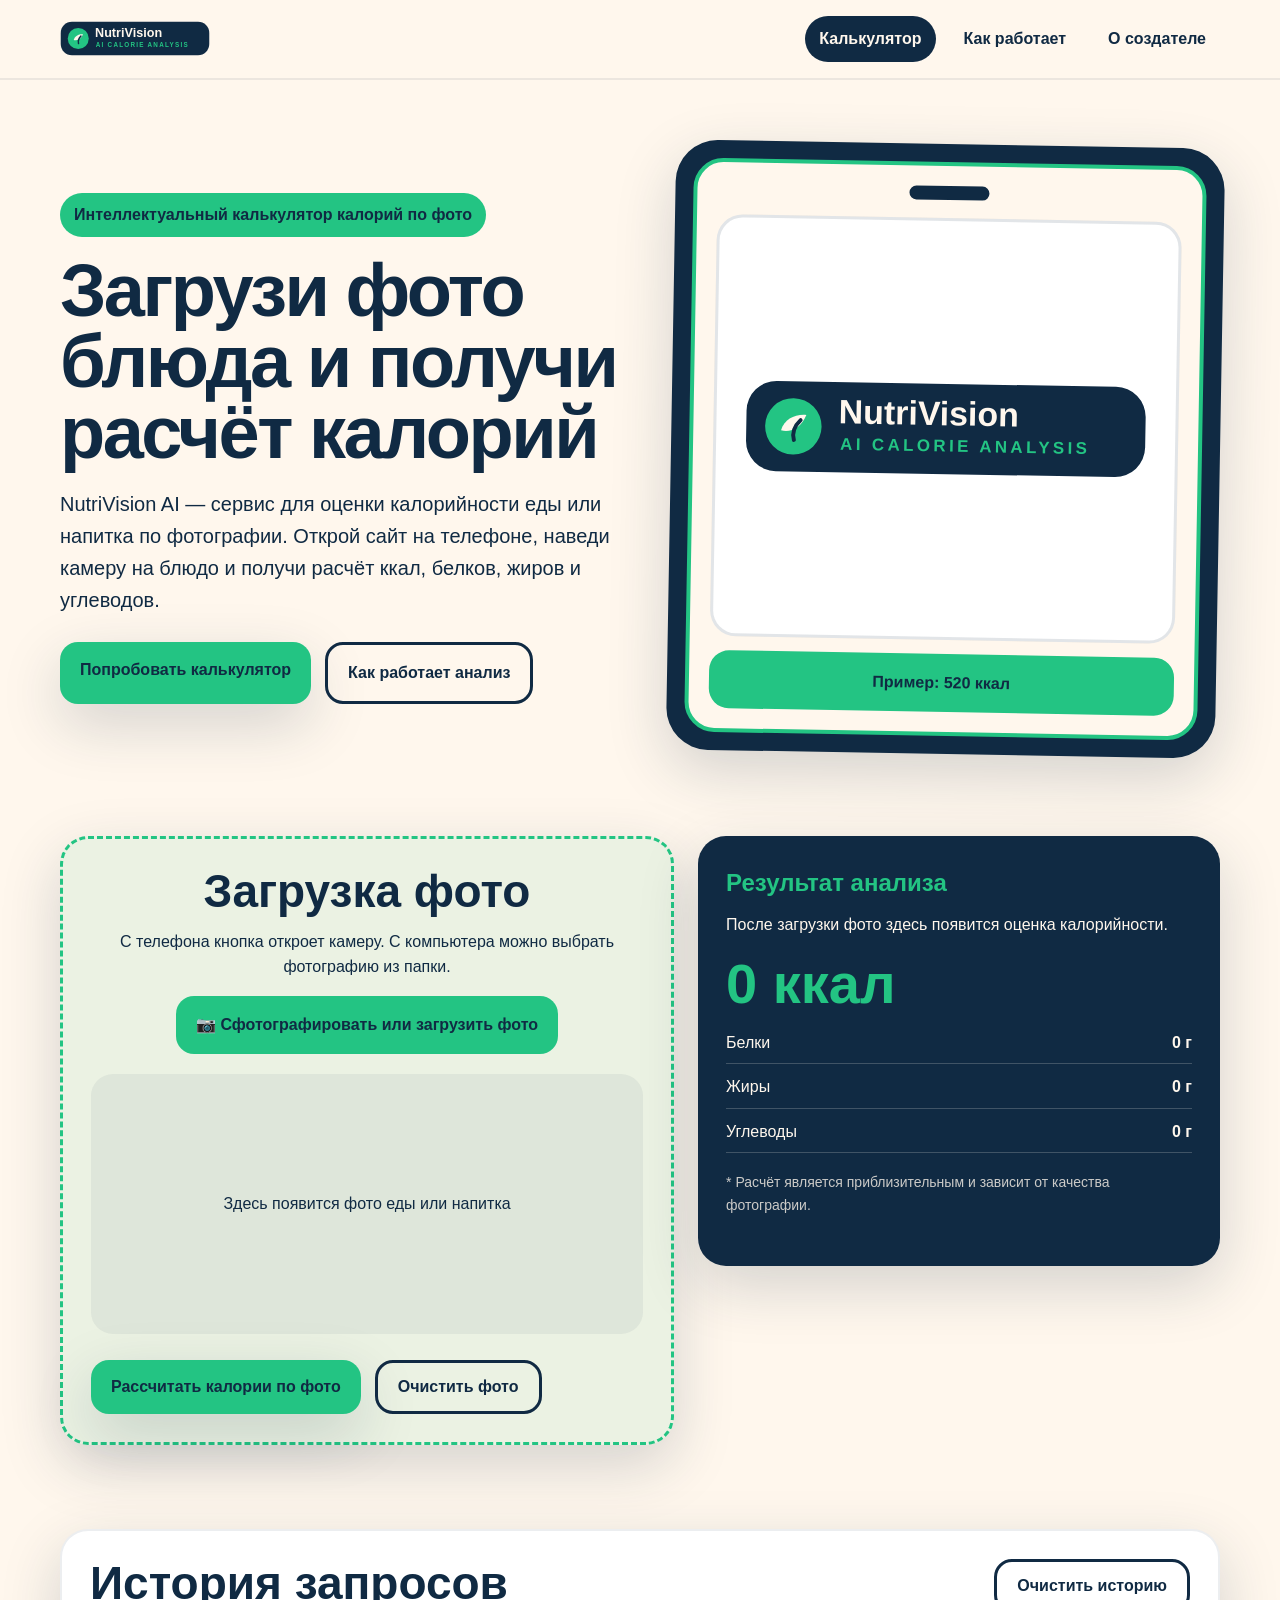
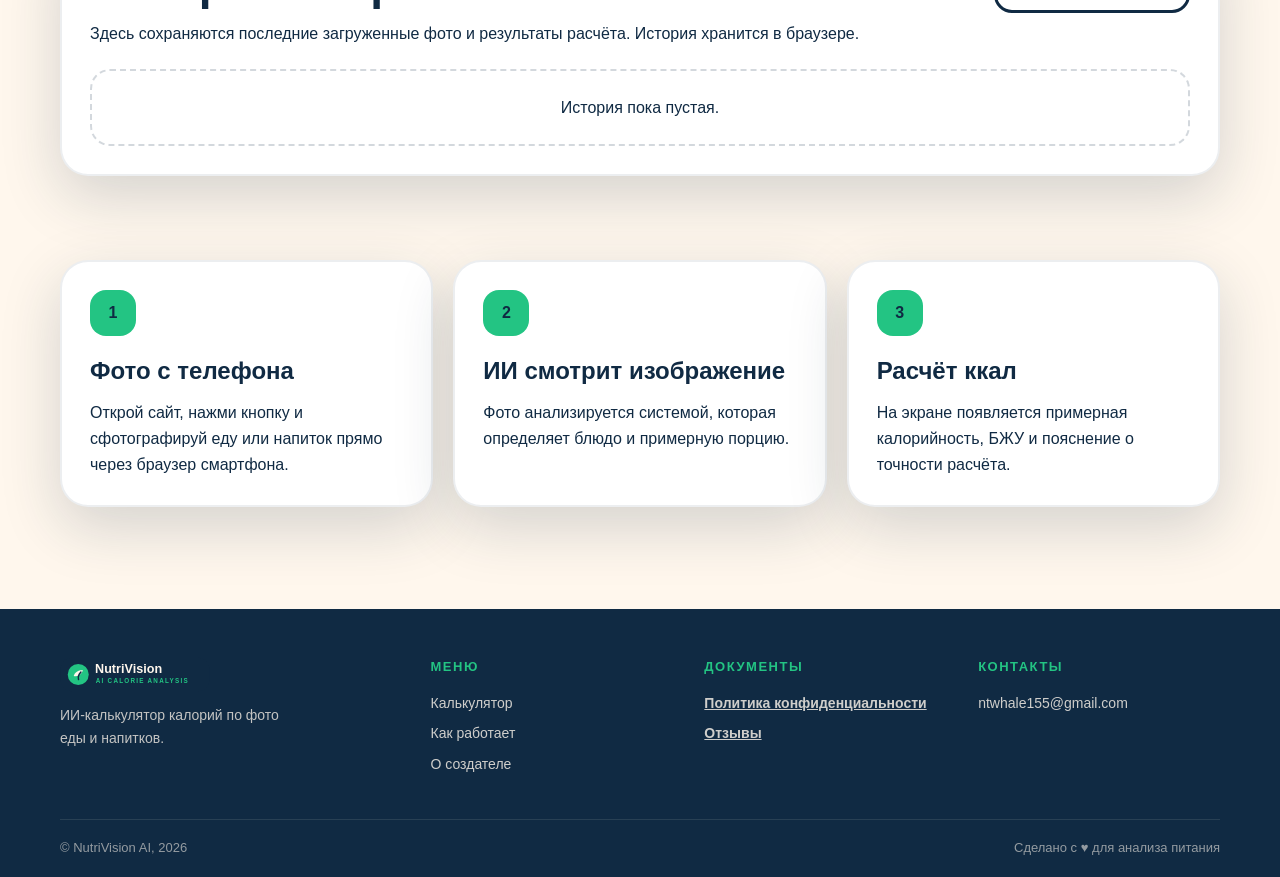
<file: index.html>
<!DOCTYPE html>
<html lang="ru">
<head>
  <meta charset="UTF-8">
  <meta name="viewport" content="width=device-width, initial-scale=1.0">
  <title>NutriVision AI — калькулятор калорий по фото</title>
  <link rel="stylesheet" href="style.css">
</head>
<body>
<header class="header">
  <div class="container nav">
    <a class="logo" href="index.html">
      <img src="assets/logo.svg" alt="NutriVision AI">
    </a>
    <nav class="menu">
      <a class="active" href="index.html">Калькулятор</a>
      <a href="features.html">Как работает</a>
      <a href="creator.html">О создателе</a>
    </nav>
  </div>
</header>
<main>
<section class="hero">
    <div class="container hero-grid">
      <div>
        <span class="badge">Интеллектуальный калькулятор калорий по фото</span>
        <h1>Загрузи фото блюда и получи расчёт калорий</h1>
        <p class="lead">
          NutriVision AI — сервис для оценки калорийности еды или напитка по фотографии.
          Открой сайт на телефоне, наведи камеру на блюдо и получи расчёт ккал, белков, жиров и углеводов.
        </p>
        <div class="actions">
          <a class="btn green" href="#calculator">Попробовать калькулятор</a>
          <a class="btn secondary" href="features.html">Как работает анализ</a>
        </div>
      </div>
<div class="phone-card">
        <div class="phone-inner">
          <div class="screen-top"></div>
          <div class="food-demo logo-demo" id="heroPreview"><img src="assets/logo.svg" alt="NutriVision AI"></div>
          <div class="mini-result" id="heroResult">Пример: 520 ккал</div>
        </div>
      </div>
    </div>
  </section>
<section id="calculator" class="section">
    <div class="container calculator">

      <div class="card upload-zone">
        <h2>Загрузка фото</h2>
        <p>С телефона кнопка откроет камеру. С компьютера можно выбрать фотографию из папки.</p>

        <label class="file-label" for="photoInput">📷 Сфотографировать или загрузить фото</label>
        <input id="photoInput" type="file" accept="image/*" capture="environment">

        <div id="preview" class="preview">
          <p>Здесь появится фото еды или напитка</p>
        </div>

        <div class="actions">
          <button id="analyzeBtn" class="green">Рассчитать калории по фото</button>
          <button id="clearBtn" class="secondary" type="button">Очистить фото</button>
        </div>
      </div>

      <aside id="result" class="result-box">
        <h3>Результат анализа</h3>
        <p>После загрузки фото здесь появится оценка калорийности.</p>
        <div class="kcal" id="kcalVal">0 ккал</div>
        <div class="result-list">
          <div><span>Белки</span><b id="prot">0 г</b></div>
          <div><span>Жиры</span><b id="fat">0 г</b></div>
          <div><span>Углеводы</span><b id="carb">0 г</b></div>
        </div>
        <p class="notice">* Расчёт является приблизительным и зависит от качества фотографии.</p>
      </aside>
    </div>
  </section>
<section class="section">
    <div class="container">
      <div class="card history-card">
        <div class="history-head">
          <div>
            <h2>История запросов</h2>
            <p>Здесь сохраняются последние загруженные фото и результаты расчёта. История хранится в браузере.</p>
          </div>
          <button id="clearHistoryBtn" class="secondary" type="button">Очистить историю</button>
        </div>
        <div id="historyList" class="history-list">
          <p class="empty-history">История пока пустая.</p>
        </div>
      </div>
    </div>
  </section>
<section class="section">
    <div class="container grid-3">
      <div class="card">
        <div class="num">1</div>
        <h3>Фото с телефона</h3>
        <p>Открой сайт, нажми кнопку и сфотографируй еду или напиток прямо через браузер смартфона.</p>
      </div>
      <div class="card">
        <div class="num">2</div>
        <h3>ИИ смотрит изображение</h3>
        <p>Фото анализируется системой, которая определяет блюдо и примерную порцию.</p>
      </div>
      <div class="card">
        <div class="num">3</div>
        <h3>Расчёт ккал</h3>
        <p>На экране появляется примерная калорийность, БЖУ и пояснение о точности расчёта.</p>
      </div>
    </div>
  </section>

</main>
<footer class="footer"></footer>

<script src="footer.js"></script>
<script src="script.js"></script>
</body>
</html>
</file>
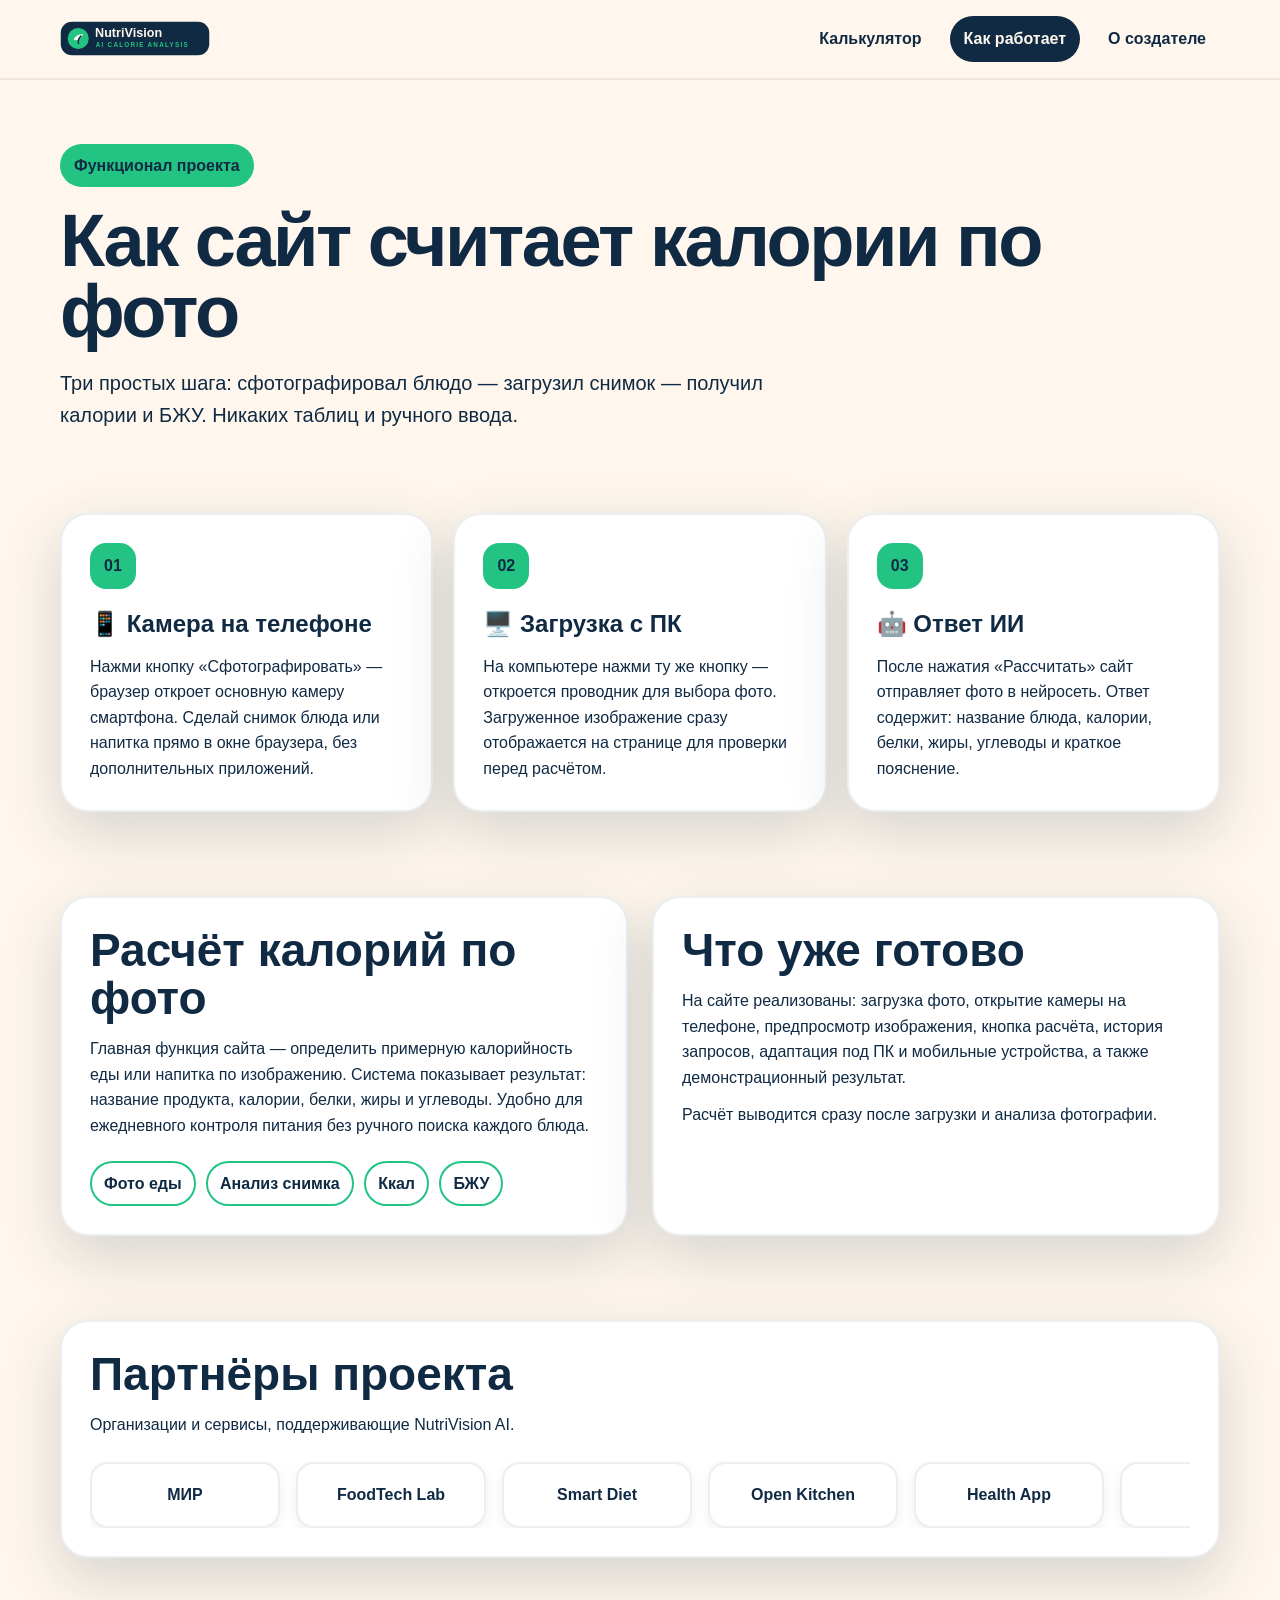
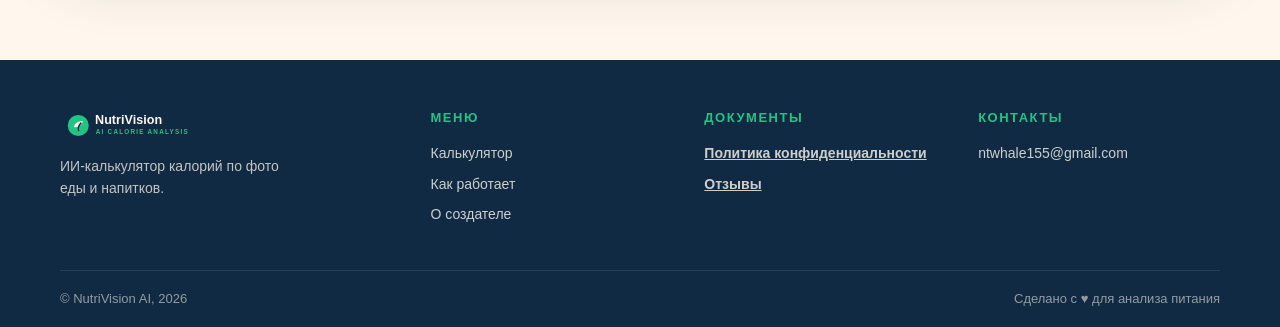
<file: features.html>
<!DOCTYPE html>
<html lang="ru">
<head>
  <meta charset="UTF-8">
  <meta name="viewport" content="width=device-width, initial-scale=1.0">
  <title>Как работает — NutriVision AI</title>
  <link rel="stylesheet" href="style.css">
</head>
<body>
<header class="header">
  <div class="container nav">
    <a class="logo" href="index.html">
      <img src="assets/logo.svg" alt="NutriVision AI">
    </a>
    <nav class="menu">
      <a href="index.html">Калькулятор</a>
      <a class="active" href="features.html">Как работает</a>
      <a href="creator.html">О создателе</a>
    </nav>
  </div>
</header>

<main>
<section class="hero">
    <div class="container">
      <span class="badge">Функционал проекта</span>
      <h1>Как сайт считает калории по фото</h1>
      <p class="lead">
        Три простых шага: сфотографировал блюдо — загрузил снимок — получил калории и БЖУ.
        Никаких таблиц и ручного ввода.
      </p>
    </div>
  </section>
<section class="section">
    <div class="container grid-3">
      <div class="card">
        <div class="num">01</div>
        <h3>📱 Камера на телефоне</h3>
        <p>
          Нажми кнопку «Сфотографировать» — браузер откроет основную камеру смартфона.
          Сделай снимок блюда или напитка прямо в окне браузера, без дополнительных приложений.
        </p>
      </div>
      <div class="card">
        <div class="num">02</div>
        <h3>🖥️ Загрузка с ПК</h3>
        <p>
          На компьютере нажми ту же кнопку — откроется проводник для выбора фото.
          Загруженное изображение сразу отображается на странице для проверки перед расчётом.
        </p>
      </div>
      <div class="card">
        <div class="num">03</div>
        <h3>🤖 Ответ ИИ</h3>
        <p>
          После нажатия «Рассчитать» сайт отправляет фото в нейросеть.
          Ответ содержит: название блюда, калории, белки, жиры, углеводы и краткое пояснение.
        </p>
      </div>
    </div>
  </section>
<section class="section">
    <div class="container grid-2">
      <div class="card">
        <h2>Расчёт калорий по фото</h2>
        <p>
          Главная функция сайта — определить примерную калорийность еды или напитка по изображению.
          Система показывает результат: название продукта, калории, белки, жиры и углеводы.
          Удобно для ежедневного контроля питания без ручного поиска каждого блюда.
        </p>
        <div style="margin-top:16px">
          <span class="pill">Фото еды</span>
          <span class="pill">Анализ снимка</span>
          <span class="pill">Ккал</span>
          <span class="pill">БЖУ</span>
        </div>
      </div>
      <div class="card">
        <h2>Что уже готово</h2>
        <p>
          На сайте реализованы: загрузка фото, открытие камеры на телефоне, предпросмотр изображения,
          кнопка расчёта, история запросов, адаптация под ПК и мобильные устройства,
          а также демонстрационный результат.
        </p>
        <p style="margin-top:12px">
          Расчёт выводится сразу после загрузки и анализа фотографии.
        </p>
      </div>
    </div>
  </section>
<section class="section">
    <div class="container">
      <div class="card">
        <h2>Партнёры проекта</h2>
        <p style="margin-bottom:24px">Организации и сервисы, поддерживающие NutriVision AI.</p>
<div class="partners-overflow">
          <div class="partner-track">
<div class="partner"><a href="https://vamprivet.ru/" target="_blank" rel="noopener">МИР</a></div>
            <div class="partner"><a href="https://www.foodtech-krasnodar.ru/ru-RU/" target="_blank" rel="noopener">FoodTech Lab</a></div>
            <div class="partner"><a href="https://ed-smart.online/" target="_blank" rel="noopener">Smart Diet</a></div>
            <div class="partner"><a href="https://www.food.ru/" target="_blank" rel="noopener">Open Kitchen</a></div>
            <div class="partner"><a href="https://www.apple.com/health/" target="_blank" rel="noopener">Health App</a></div>
<div class="partner"><a href="https://vamprivet.ru/" target="_blank" rel="noopener">МИР</a></div>
            <div class="partner"><a href="https://www.foodtech-krasnodar.ru/ru-RU/" target="_blank" rel="noopener">FoodTech Lab</a></div>
            <div class="partner"><a href="https://ed-smart.online/" target="_blank" rel="noopener">Smart Diet</a></div>
            <div class="partner"><a href="https://www.food.ru/" target="_blank" rel="noopener">Open Kitchen</a></div>
            <div class="partner"><a href="https://www.apple.com/health/" target="_blank" rel="noopener">Health App</a></div>
          </div>
        </div>
      </div>
    </div>
  </section>

</main>
<footer class="footer"></footer>

<script src="footer.js"></script>
</body>
</html>
</file>
<file: style.css>
:root {
  --dark:   #102A43;
  --green:  #23C483;
  --cream:  #FFF7ED;
  --white:  #ffffff;
  --shadow: 0 20px 60px rgba(16,42,67,.18);
  --radius: 28px;
  --font:   Arial, Helvetica, sans-serif;
}

*, *::before, *::after { box-sizing: border-box; margin: 0; padding: 0; }
html { scroll-behavior: smooth; }
body {
  font-family: var(--font);
  background: var(--cream);
  color: var(--dark);
  line-height: 1.6;
  min-height: 100vh;
}
a { color: inherit; text-decoration: none; }
img { max-width: 100%; display: block; }

.container { width: min(1160px, 92%); margin: 0 auto; }

.header {
  position: sticky;
  top: 0;
  z-index: 10;
  background: rgba(255,247,237,.92);
  backdrop-filter: blur(14px);
  border-bottom: 2px solid rgba(16,42,67,.08);
}
.nav {
  display: flex;
  align-items: center;
  justify-content: space-between;
  gap: 24px;
  padding: 16px 0;
}
.logo { display: flex; align-items: center; gap: 12px; font-weight: 900; }
.logo img { width: 150px; height: auto; }
.menu { display: flex; align-items: center; gap: 14px; flex-wrap: wrap; }
.menu a {
  font-weight: 800;
  padding: 10px 14px;
  border-radius: 999px;
  transition: background .2s, color .2s;
}
.menu a:hover,
.menu a.active { background: var(--dark); color: var(--cream); }

h1 { font-size: clamp(36px, 6vw, 74px); line-height: .96; letter-spacing: -2.5px; margin-bottom: 20px; }
h2 { font-size: clamp(28px, 4vw, 46px); line-height: 1.05; margin-bottom: 14px; }
h3 { font-size: 24px; margin-bottom: 10px; }
.lead { font-size: 20px; max-width: 720px; }

.badge {
  display: inline-flex; align-items: center; gap: 8px;
  background: var(--green); color: var(--dark);
  padding: 9px 14px; border-radius: 999px; font-weight: 900; margin-bottom: 18px;
}

.btn, button {
  border: 0; border-radius: 18px; padding: 15px 20px;
  font-weight: 900; font-size: 16px; cursor: pointer;
  background: var(--dark); color: var(--cream);
  box-shadow: var(--shadow); transition: opacity .2s, transform .15s;
}
.btn:hover, button:hover { opacity: .88; transform: translateY(-1px); }
.btn.secondary, button.secondary {
  background: transparent; color: var(--dark);
  border: 3px solid var(--dark); box-shadow: none;
}
.btn.green, button.green { background: var(--green); color: var(--dark); }
.actions { display: flex; gap: 14px; flex-wrap: wrap; margin-top: 26px; }

.hero { padding: 64px 0 40px; }
.hero-grid { display: grid; grid-template-columns: 1fr .95fr; gap: 34px; align-items: center; }

.phone-card { background: var(--dark); border-radius: 42px; padding: 18px; box-shadow: var(--shadow); transform: rotate(1deg); }
.phone-inner { background: var(--cream); border-radius: 30px; padding: 20px; border: 4px solid var(--green); }
.screen-top { height: 14px; width: 80px; background: var(--dark); border-radius: 999px; margin: 0 auto 18px; }
.food-demo {
  aspect-ratio: 1.1; border-radius: 26px;
  background: radial-gradient(circle at 35% 35%,#23C483 0 12%,transparent 13%),
              radial-gradient(circle at 65% 45%,#102A43 0 18%,transparent 19%),
              radial-gradient(circle at 45% 68%,#23C483 0 10%,transparent 11%),#fff;
  border: 3px solid rgba(16,42,67,.12);
  display: grid; place-items: center; font-size: 64px; overflow: hidden;
}
.food-demo img { width: 100%; height: 100%; object-fit: cover; border-radius: 22px; }
.logo-demo { background: #fff; padding: 28px; }
.logo-demo img { object-fit: contain; border-radius: 0; }
.mini-result { margin-top: 14px; background: var(--green); border-radius: 20px; padding: 16px; font-weight: 900; text-align: center; }

.section { padding: 42px 0; }
.card { background: var(--white); border: 2px solid rgba(16,42,67,.08); border-radius: var(--radius); padding: 28px; box-shadow: var(--shadow); }
.grid-3 { display: grid; grid-template-columns: repeat(3,1fr); gap: 20px; }
.grid-2 { display: grid; grid-template-columns: repeat(2,1fr); gap: 24px; }
.num { width: 46px; height: 46px; border-radius: 16px; background: var(--green); display: grid; place-items: center; font-weight: 900; margin-bottom: 16px; }

.calculator { display: grid; grid-template-columns: 1fr .85fr; gap: 24px; align-items: start; }
.upload-zone { border: 3px dashed var(--green); border-radius: var(--radius); padding: 28px; text-align: center; background: rgba(35,196,131,.09); }
input[type=file] { display: none; }
.file-label {
  display: inline-flex; align-items: center; justify-content: center;
  margin-top: 16px; background: var(--green); color: var(--dark);
  font-weight: 900; border-radius: 18px; padding: 16px 20px; cursor: pointer; transition: opacity .2s;
}
.file-label:hover { opacity: .85; }
.preview { margin-top: 20px; border-radius: 22px; overflow: hidden; background: rgba(16,42,67,.06); min-height: 260px; display: grid; place-items: center; }
.preview img { width: 100%; height: 100%; object-fit: cover; }
.result-box { background: var(--dark); color: var(--cream); border-radius: var(--radius); padding: 28px; min-height: 430px; box-shadow: var(--shadow); }
.result-box h3 { color: var(--green); }
.kcal { font-size: 56px; font-weight: 900; line-height: 1; margin: 18px 0; color: var(--green); }
.result-list { display: grid; gap: 10px; margin-top: 18px; }
.result-list div { display: flex; justify-content: space-between; border-bottom: 1px solid rgba(255,247,237,.2); padding-bottom: 8px; }
.notice { font-size: 14px; opacity: .78; margin-top: 18px; }

.history-card { background: var(--white); }
.history-head { display: flex; align-items: flex-start; justify-content: space-between; gap: 18px; margin-bottom: 22px; }
.history-list { display: grid; grid-template-columns: repeat(2,1fr); gap: 16px; }
.history-item { display: grid; grid-template-columns: 110px 1fr; gap: 14px; align-items: center; border: 2px solid rgba(16,42,67,.08); border-radius: 22px; padding: 12px; background: rgba(35,196,131,.06); }
.history-item img { width: 110px; height: 90px; object-fit: cover; border-radius: 16px; }
.history-item h3 { font-size: 18px; margin-bottom: 2px; }
.history-item p { font-size: 13px; opacity: .75; margin-bottom: 4px; }
.history-item b { display: block; font-size: 24px; color: var(--green); line-height: 1.1; }
.history-item span { font-size: 14px; }
.empty-history { padding: 24px; border: 2px dashed rgba(16,42,67,.18); border-radius: 20px; text-align: center; grid-column: 1/-1; }

.creator { align-items: center; }
.creator-photo { border-radius: var(--radius); overflow: hidden; border: 6px solid var(--green); box-shadow: var(--shadow); }
.form { display: grid; gap: 12px; }
input, textarea, select { width: 100%; border: 2px solid rgba(16,42,67,.12); border-radius: 16px; padding: 14px; font: inherit; background: var(--white); color: var(--dark); }
textarea { min-height: 130px; resize: vertical; }

.bank { display: flex; align-items: center; justify-content: space-between; gap: 24px; background: var(--green); padding: 32px; border-radius: var(--radius); flex-wrap: wrap; }
.bank-info h2 { margin-bottom: 8px; font-size: clamp(22px,3vw,34px); }
.bank-info p { font-size: 15px; max-width: 460px; opacity: .85; }
.bank-cards { display: flex; gap: 12px; flex-wrap: wrap; align-items: center; }
.bank-card { background: var(--dark); color: var(--cream); border-radius: 16px; padding: 14px 22px; font-size: 18px; font-weight: 900; letter-spacing: 1px; box-shadow: 0 4px 16px rgba(16,42,67,.25); }
.bank-card.mir { font-size: 24px; letter-spacing: -1px; }
.bank-donate-btn { display: inline-block; margin-top: 14px; background: var(--dark); color: var(--cream); border-radius: 18px; padding: 14px 24px; font-weight: 900; cursor: pointer; transition: opacity .2s; border: 0; }
.bank-donate-btn:hover { opacity: .8; }

.partners-overflow { overflow: hidden; }
.partner-track { display: flex; gap: 16px; animation: marquee 18s linear infinite; width: max-content; }
.partner-track:hover { animation-play-state: paused; }
.partner { min-width: 190px; background: var(--white); border-radius: 18px; padding: 0; text-align: center; font-weight: 900; border: 2px solid rgba(16,42,67,.08); box-shadow: 0 4px 12px rgba(16,42,67,.07); transition: transform .2s, box-shadow .2s; white-space: nowrap; overflow: hidden; }
.partner a { display: flex; align-items: center; justify-content: center; min-height: 58px; padding: 18px 22px; font-weight: 900; color: var(--dark); }
.partner:hover { transform: translateY(-3px); box-shadow: 0 8px 24px rgba(16,42,67,.14); }
@keyframes marquee { 0% { transform: translateX(0); } 100% { transform: translateX(-50%); } }

.pill { display: inline-block; padding: 8px 12px; border: 2px solid var(--green); border-radius: 999px; font-weight: 900; margin: 6px 6px 0 0; }
.doc-link { color: var(--green); font-weight: 900; text-decoration: underline; }

.footer { margin-top: 60px; background: var(--dark); color: var(--cream); padding: 48px 0 0; }
.footer-grid { display: grid; grid-template-columns: 1.4fr 1fr 1fr 1fr; gap: 32px; padding-bottom: 36px; border-bottom: 1px solid rgba(255,247,237,.1); }
.footer-brand img { width: 150px; margin-bottom: 12px; }
.footer-brand p { font-size: 14px; opacity: .75; max-width: 220px; margin-top: 8px; }
.footer-col h4 { font-size: 13px; font-weight: 900; text-transform: uppercase; letter-spacing: 1.5px; color: var(--green); margin-bottom: 14px; }
.footer-col a { display: block; color: rgba(255,247,237,.8); font-size: 14px; margin-bottom: 8px; transition: color .2s; }
.footer-col a:hover { color: var(--green); }
.footer-col p { font-size: 14px; opacity: .7; margin-top: 6px; }
.footer-bottom { display: flex; align-items: center; justify-content: space-between; flex-wrap: wrap; gap: 10px; padding: 18px 0; font-size: 13px; opacity: .55; }
.footer-bottom a { color: var(--cream); }
.footer-bottom a:hover { color: var(--green); opacity: 1; }

.error { text-align: center; padding: 90px 0; }
.error-code { font-size: clamp(90px,18vw,210px); font-weight: 900; color: var(--green); line-height: .8; }

@media (max-width: 900px) {
  .hero-grid, .calculator, .grid-2, .grid-3, .footer-grid { grid-template-columns: 1fr; }
  .hero { padding-top: 36px; }
  .nav { align-items: flex-start; flex-direction: column; }
  .menu { width: 100%; }
  .menu a { font-size: 14px; padding: 8px 10px; }
  .card { padding: 22px; }
  .result-box { min-height: auto; }
  .preview { min-height: 220px; }
  .phone-card { transform: none; }
  h1 { letter-spacing: -1px; }
  .lead { font-size: 18px; }
  .history-head { display: block; }
  .history-head button { margin-top: 16px; }
  .history-list { grid-template-columns: 1fr; }
  .bank { display: block; }
  .bank-cards { margin-top: 16px; }
}

@media (max-width: 520px) {
  .container { width: 94%; }
  .logo img, .footer-brand img { width: 132px; }
  .actions .btn, .actions button { width: 100%; text-align: center; }
  .kcal { font-size: 46px; }
  .hero { padding-bottom: 24px; }
  .history-item { grid-template-columns: 86px 1fr; }
  .history-item img { width: 86px; height: 76px; }
  .history-item b { font-size: 20px; }
}

.logo-card {
  background: #fff;
  padding: 12px 18px;
  display: flex;
  align-items: center;
  justify-content: center;
}

.logo-card img {
  height: 34px;
  width: auto;
  object-fit: contain;
}
</file>
